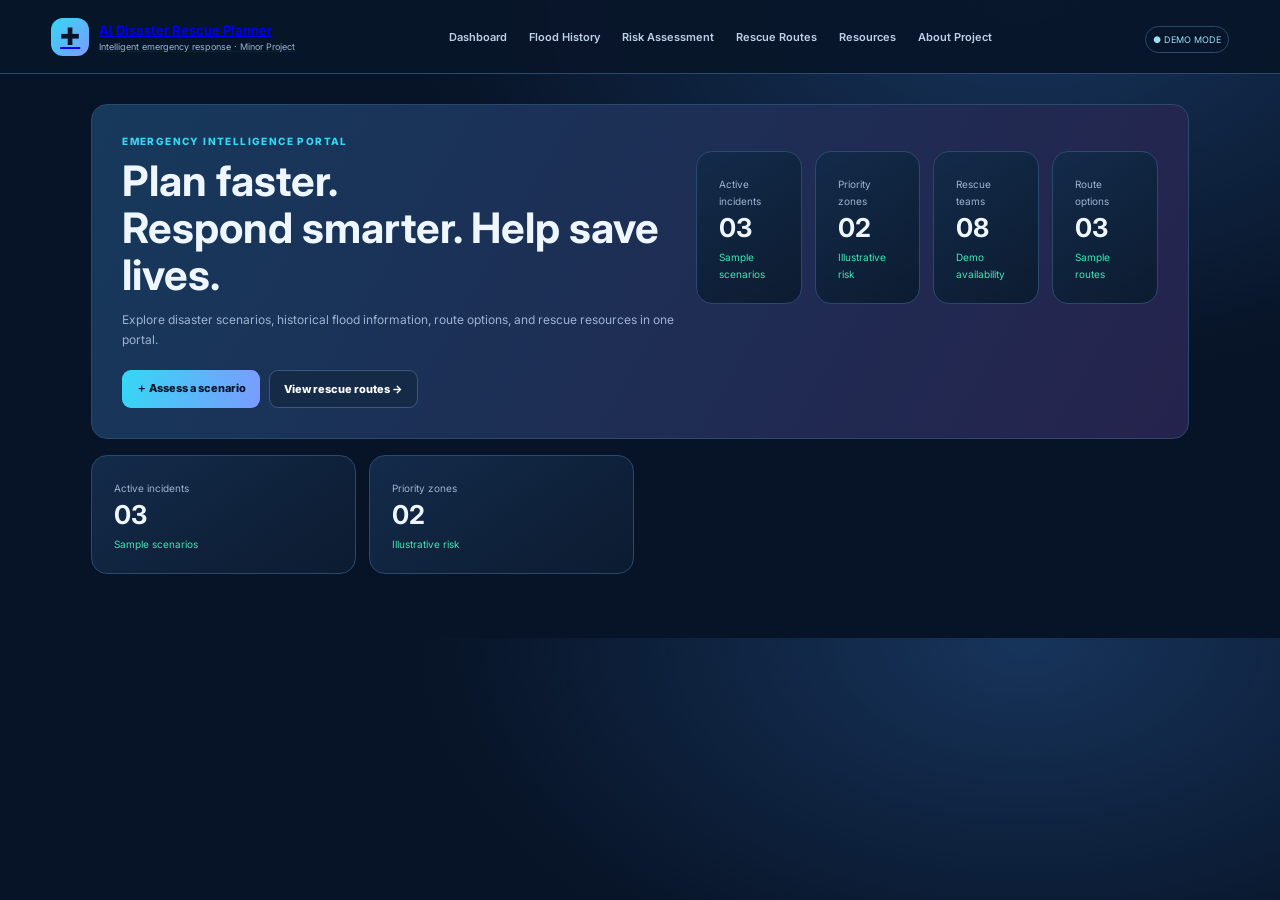
<file: index.html>
<!doctype html>
<html lang="en">
    <head>
        <meta charset="utf-8">
        <meta name="viewport" content="width=device-width,initial-scale=1">
        <title>Dashboard | AI Disaster Rescue Planner</title>
        <link rel="stylesheet" href="assets/style.css">
    </head>
    <body>
        <header class="top">
            <a class="brand" href="index.html">
                <span>✚</span>
                <b>AI Disaster Rescue Planner<small>Intelligent emergency response · Minor Project</small></b>
            </a>
            <button class="hamb" onclick="document.querySelector('nav').classList.toggle('show')">☰</button>
            <nav>
                <a href="index.html">Dashboard</a>
                <a href="flood-history.html">Flood History</a>
                <a href="risk-assessment.html">Risk Assessment</a>
                <a href="rescue-routes.html">Rescue Routes</a>
                <a href="resources.html">Resources</a>
                <a href="about.html">About Project</a>
            </nav>
            <label class="demo">● DEMO MODE</label>
        </header>
        <main class="wrap">
            <section class="hero">
                <div>
                    <div class="eyebrow">EMERGENCY INTELLIGENCE PORTAL</div>
                    <h1>Plan faster.<br>Respond smarter. Help save lives.</h1>
                    <p>Explore disaster scenarios, historical flood information, route options, and rescue resources in one portal.</p>
                    <div class="actions">
                        <a class="btn" href="risk-assessment.html">＋ Assess a scenario</a>
                        <a class="btn secondary" href="rescue-routes.html">View rescue routes →</a>
                    </div>
                </div>
                <div>
                    <div class="stats">
                        <div class="stat">
                            <span>Active incidents</span>
                            <strong>03</strong>
                            <small>Sample scenarios</small>
                        </div>
                        <div class="stat">
                            <span>Priority zones</span>
                            <strong>02</strong>
                            <small>Illustrative risk</small>
                        </div>
                        <div class="stat">
                            <span>Rescue teams</span>
                            <strong>08</strong>
                            <small>Demo availability</small>
                        </div>
                        <div class="stat">
                            <span>Route options</span>
                            <strong>03</strong>
                            <small>Sample routes</small>
                        </div>
                    </div>
                </div>
            </section>

            <div class="stats">
                <div class="stat">
                    <span>Active incidents</span>
                    <strong>03</strong>
                    <small>Sample scenarios</small>

                </div>

                <div class="stat">
                    <span>Priority zones</span>
                    <strong>02</strong>
                    <small>Illustrative risk</small>
</file>
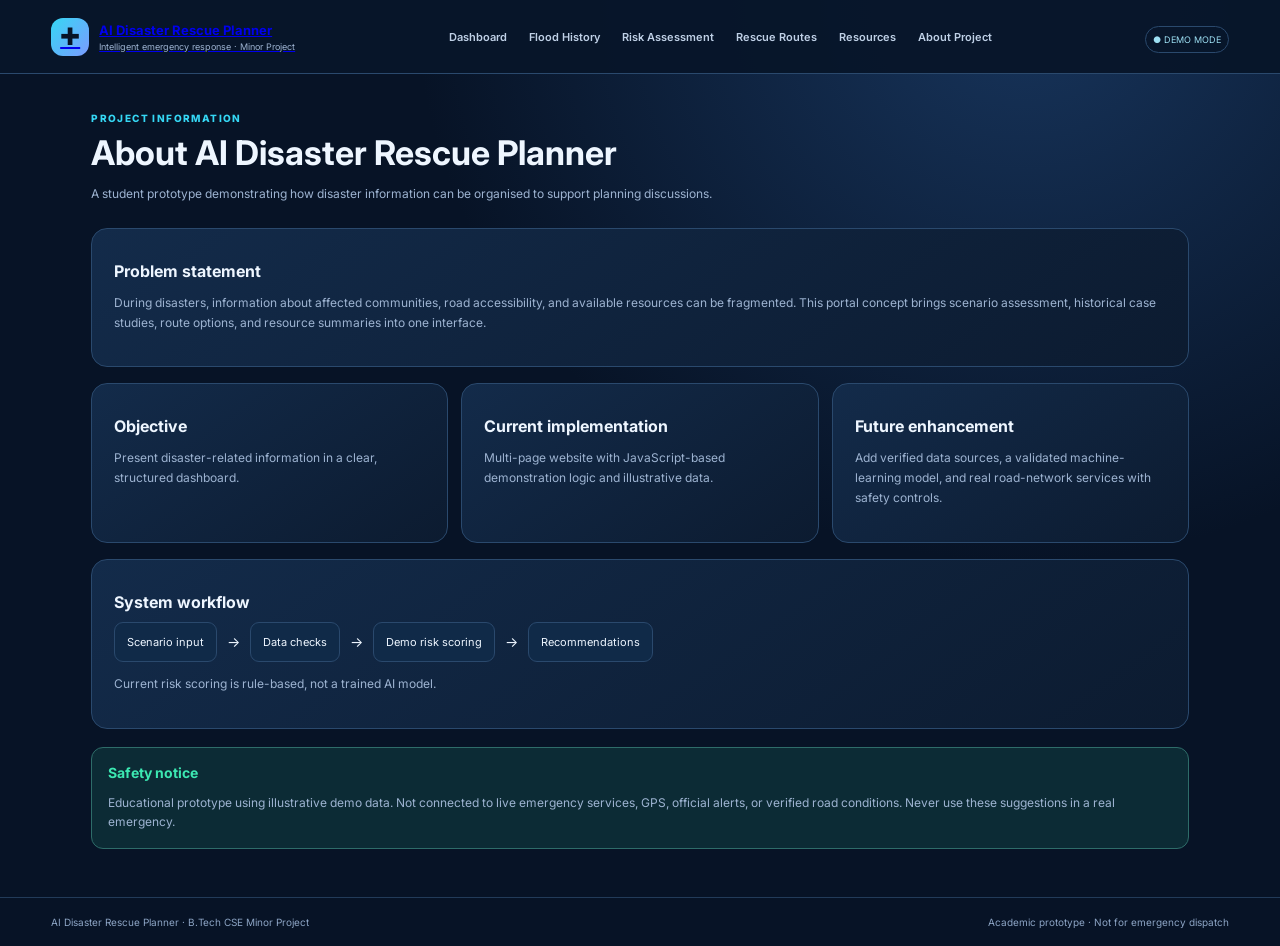
<file: about.html>
<!doctype html><html lang="en"><head><meta charset="utf-8"><meta name="viewport" content="width=device-width,initial-scale=1"><title>About Project | AI Disaster Rescue Planner</title><link rel="stylesheet" href="assets/style.css"></head><body><header class="top"><a class="brand" href="index.html"><span>✚</span><b>AI Disaster Rescue Planner<small>Intelligent emergency response · Minor Project</small></b></a><button class="hamb" onclick="document.querySelector('nav').classList.toggle('show')">☰</button><nav><a href="index.html">Dashboard</a><a href="flood-history.html">Flood History</a><a href="risk-assessment.html">Risk Assessment</a><a href="rescue-routes.html">Rescue Routes</a><a href="resources.html">Resources</a><a href="about.html">About Project</a></nav><label class="demo">● DEMO MODE</label></header><main class="wrap"><div class="title"><div class="eyebrow">PROJECT INFORMATION</div><h1>About AI Disaster Rescue Planner</h1><p>A student prototype demonstrating how disaster information can be organised to support planning discussions.</p></div><section class="panel"><h2>Problem statement</h2><p>During disasters, information about affected communities, road accessibility, and available resources can be fragmented. This portal concept brings scenario assessment, historical case studies, route options, and resource summaries into one interface.</p></section><div class="grid3"><article class="card"><h3>Objective</h3><p>Present disaster-related information in a clear, structured dashboard.</p></article><article class="card"><h3>Current implementation</h3><p>Multi-page website with JavaScript-based demonstration logic and illustrative data.</p></article><article class="card"><h3>Future enhancement</h3><p>Add verified data sources, a validated machine-learning model, and real road-network services with safety controls.</p></article></div><section class="panel"><h2>System workflow</h2><div class="workflow"><span>Scenario input</span>→<span>Data checks</span>→<span>Demo risk scoring</span>→<span>Recommendations</span></div><p>Current risk scoring is rule-based, not a trained AI model.</p></section><div class="notice"><b>Safety notice</b><p>Educational prototype using illustrative demo data. Not connected to live emergency services, GPS, official alerts, or verified road conditions. Never use these suggestions in a real emergency.</p></div></main><footer>AI Disaster Rescue Planner · B.Tech CSE Minor Project <span>Academic prototype · Not for emergency dispatch</span></footer><script src="assets/app.js"></script></body></html>
</file>
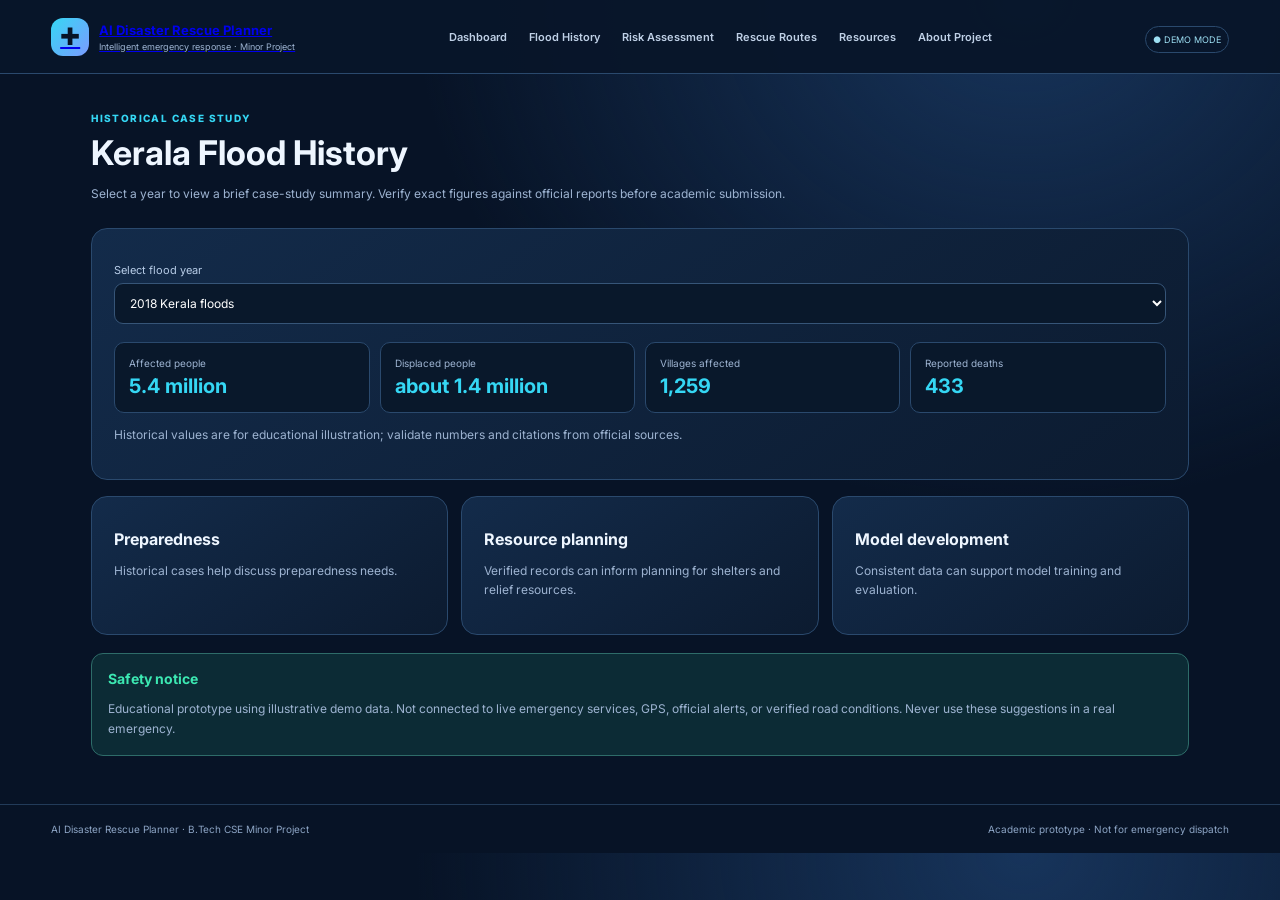
<file: flood-history.html>
<!doctype html><html lang="en"><head><meta charset="utf-8"><meta name="viewport" content="width=device-width,initial-scale=1"><title>Flood History | AI Disaster Rescue Planner</title><link rel="stylesheet" href="assets/style.css"></head><body><header class="top"><a class="brand" href="index.html"><span>✚</span><b>AI Disaster Rescue Planner<small>Intelligent emergency response · Minor Project</small></b></a><button class="hamb" onclick="document.querySelector('nav').classList.toggle('show')">☰</button><nav><a href="index.html">Dashboard</a><a href="flood-history.html">Flood History</a><a href="risk-assessment.html">Risk Assessment</a><a href="rescue-routes.html">Rescue Routes</a><a href="resources.html">Resources</a><a href="about.html">About Project</a></nav><label class="demo">● DEMO MODE</label></header><main class="wrap"><div class="title"><div class="eyebrow">HISTORICAL CASE STUDY</div><h1>Kerala Flood History</h1><p>Select a year to view a brief case-study summary. Verify exact figures against official reports before academic submission.</p></div><section class="panel"><label for="year">Select flood year</label><select id="year" onchange="showHistory()"><option value="2018">2018 Kerala floods</option><option value="2019">2019 Kerala floods</option></select><div id="history" class="history"></div><p>Historical values are for educational illustration; validate numbers and citations from official sources.</p></section><div class="grid3"><article class="card"><h3>Preparedness</h3><p>Historical cases help discuss preparedness needs.</p></article><article class="card"><h3>Resource planning</h3><p>Verified records can inform planning for shelters and relief resources.</p></article><article class="card"><h3>Model development</h3><p>Consistent data can support model training and evaluation.</p></article></div><div class="notice"><b>Safety notice</b><p>Educational prototype using illustrative demo data. Not connected to live emergency services, GPS, official alerts, or verified road conditions. Never use these suggestions in a real emergency.</p></div></main><footer>AI Disaster Rescue Planner · B.Tech CSE Minor Project <span>Academic prototype · Not for emergency dispatch</span></footer><script src="assets/app.js"></script></body></html>
</file>
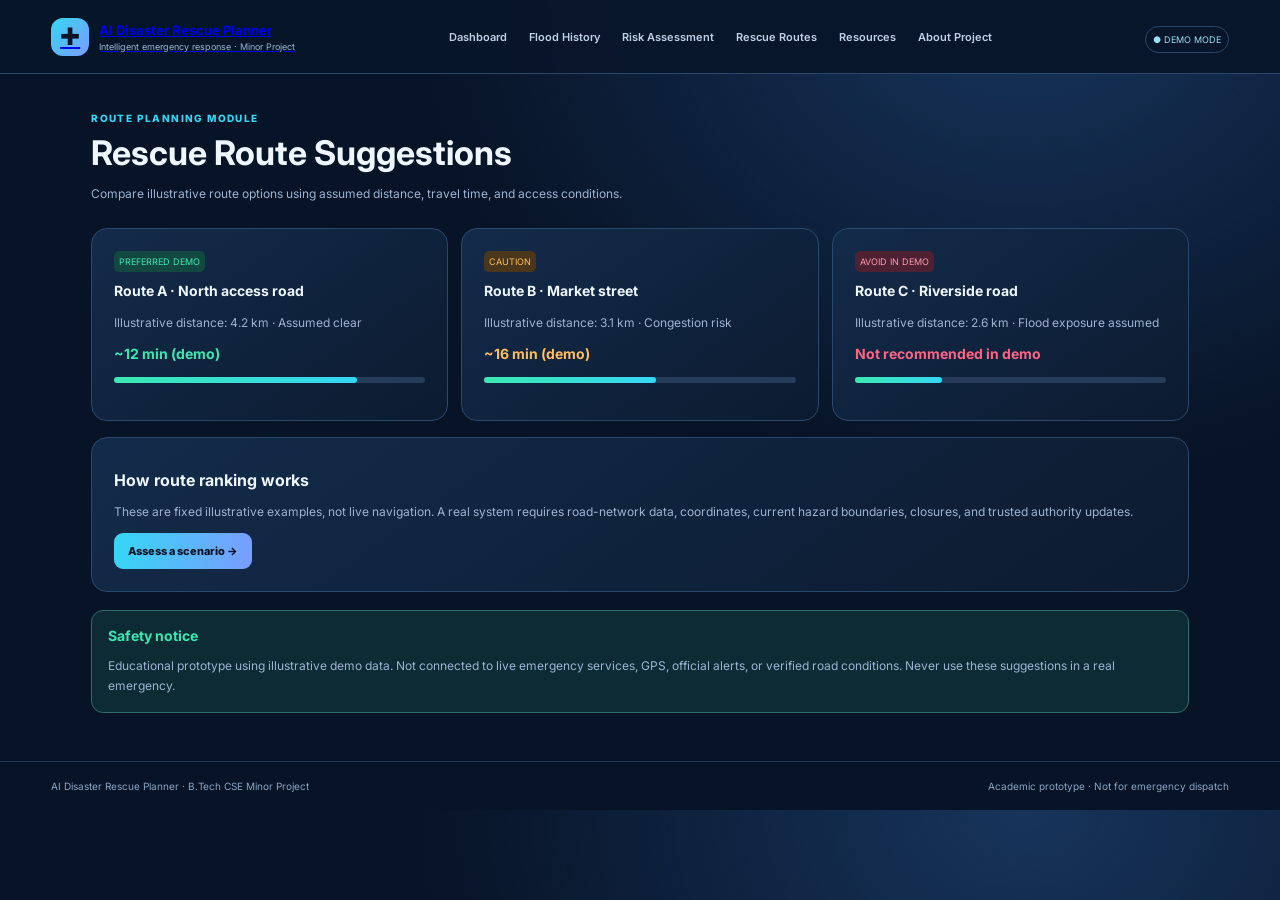
<file: rescue-routes.html>
<!doctype html><html lang="en"><head><meta charset="utf-8"><meta name="viewport" content="width=device-width,initial-scale=1"><title>Rescue Routes | AI Disaster Rescue Planner</title><link rel="stylesheet" href="assets/style.css"></head><body><header class="top"><a class="brand" href="index.html"><span>✚</span><b>AI Disaster Rescue Planner<small>Intelligent emergency response · Minor Project</small></b></a><button class="hamb" onclick="document.querySelector('nav').classList.toggle('show')">☰</button><nav><a href="index.html">Dashboard</a><a href="flood-history.html">Flood History</a><a href="risk-assessment.html">Risk Assessment</a><a href="rescue-routes.html">Rescue Routes</a><a href="resources.html">Resources</a><a href="about.html">About Project</a></nav><label class="demo">● DEMO MODE</label></header><main class="wrap"><div class="title"><div class="eyebrow">ROUTE PLANNING MODULE</div><h1>Rescue Route Suggestions</h1><p>Compare illustrative route options using assumed distance, travel time, and access conditions.</p></div><div class="routes"><article class="route"><span class="tag">PREFERRED DEMO</span><h3>Route A · North access road</h3><p>Illustrative distance: 4.2 km · Assumed clear</p><b class="good">~12 min (demo)</b><div class="bar"><i style="width:78%"></i></div></article><article class="route"><span class="tag" style="background:#4a371b;color:#ffbd5c">CAUTION</span><h3>Route B · Market street</h3><p>Illustrative distance: 3.1 km · Congestion risk</p><b class="medium">~16 min (demo)</b><div class="bar"><i style="width:55%"></i></div></article><article class="route"><span class="tag" style="background:#4d2032;color:#ff9ab0">AVOID IN DEMO</span><h3>Route C · Riverside road</h3><p>Illustrative distance: 2.6 km · Flood exposure assumed</p><b class="high">Not recommended in demo</b><div class="bar"><i style="width:28%"></i></div></article></div><section class="panel"><h2>How route ranking works</h2><p>These are fixed illustrative examples, not live navigation. A real system requires road-network data, coordinates, current hazard boundaries, closures, and trusted authority updates.</p><a class="btn" href="risk-assessment.html">Assess a scenario →</a></section><div class="notice"><b>Safety notice</b><p>Educational prototype using illustrative demo data. Not connected to live emergency services, GPS, official alerts, or verified road conditions. Never use these suggestions in a real emergency.</p></div></main><footer>AI Disaster Rescue Planner · B.Tech CSE Minor Project <span>Academic prototype · Not for emergency dispatch</span></footer><script src="assets/app.js"></script></body></html>
</file>
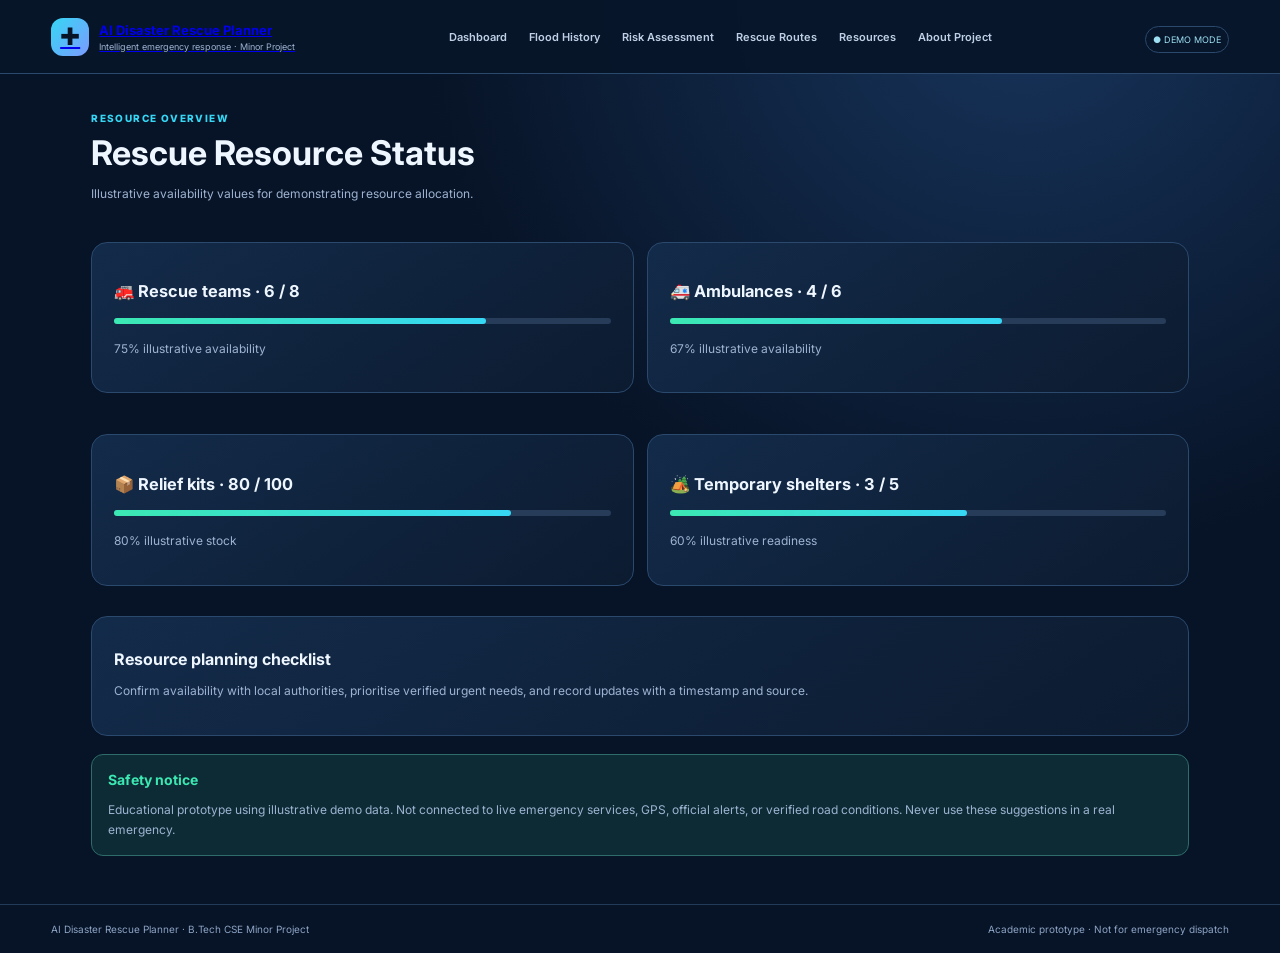
<file: resources.html>
<!doctype html><html lang="en"><head><meta charset="utf-8"><meta name="viewport" content="width=device-width,initial-scale=1"><title>Resources | AI Disaster Rescue Planner</title><link rel="stylesheet" href="assets/style.css"></head><body><header class="top"><a class="brand" href="index.html"><span>✚</span><b>AI Disaster Rescue Planner<small>Intelligent emergency response · Minor Project</small></b></a><button class="hamb" onclick="document.querySelector('nav').classList.toggle('show')">☰</button><nav><a href="index.html">Dashboard</a><a href="flood-history.html">Flood History</a><a href="risk-assessment.html">Risk Assessment</a><a href="rescue-routes.html">Rescue Routes</a><a href="resources.html">Resources</a><a href="about.html">About Project</a></nav><label class="demo">● DEMO MODE</label></header><main class="wrap"><div class="title"><div class="eyebrow">RESOURCE OVERVIEW</div><h1>Rescue Resource Status</h1><p>Illustrative availability values for demonstrating resource allocation.</p></div><div class="grid2"><article class="panel"><h3>🚒 Rescue teams · 6 / 8</h3><div class="bar"><i style="width:75%"></i></div><p>75% illustrative availability</p></article><article class="panel"><h3>🚑 Ambulances · 4 / 6</h3><div class="bar"><i style="width:67%"></i></div><p>67% illustrative availability</p></article><article class="panel"><h3>📦 Relief kits · 80 / 100</h3><div class="bar"><i style="width:80%"></i></div><p>80% illustrative stock</p></article><article class="panel"><h3>🏕️ Temporary shelters · 3 / 5</h3><div class="bar"><i style="width:60%"></i></div><p>60% illustrative readiness</p></article></div><section class="panel"><h2>Resource planning checklist</h2><p>Confirm availability with local authorities, prioritise verified urgent needs, and record updates with a timestamp and source.</p></section><div class="notice"><b>Safety notice</b><p>Educational prototype using illustrative demo data. Not connected to live emergency services, GPS, official alerts, or verified road conditions. Never use these suggestions in a real emergency.</p></div></main><footer>AI Disaster Rescue Planner · B.Tech CSE Minor Project <span>Academic prototype · Not for emergency dispatch</span></footer><script src="assets/app.js"></script></body></html>
</file>
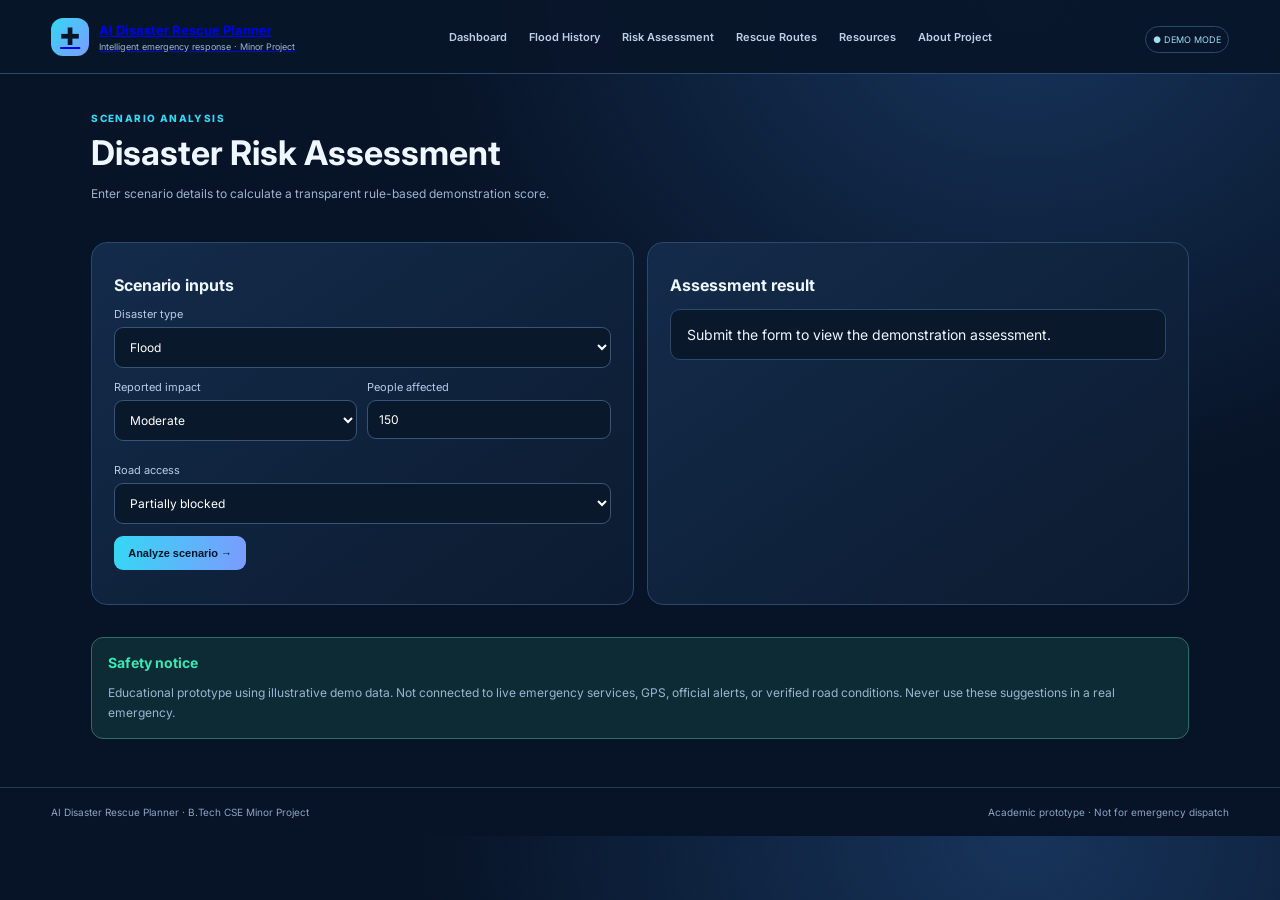
<file: risk-assessment.html>
<!doctype html><html lang="en"><head><meta charset="utf-8"><meta name="viewport" content="width=device-width,initial-scale=1"><title>Risk Assessment | AI Disaster Rescue Planner</title><link rel="stylesheet" href="assets/style.css"></head><body><header class="top"><a class="brand" href="index.html"><span>✚</span><b>AI Disaster Rescue Planner<small>Intelligent emergency response · Minor Project</small></b></a><button class="hamb" onclick="document.querySelector('nav').classList.toggle('show')">☰</button><nav><a href="index.html">Dashboard</a><a href="flood-history.html">Flood History</a><a href="risk-assessment.html">Risk Assessment</a><a href="rescue-routes.html">Rescue Routes</a><a href="resources.html">Resources</a><a href="about.html">About Project</a></nav><label class="demo">● DEMO MODE</label></header><main class="wrap"><div class="title"><div class="eyebrow">SCENARIO ANALYSIS</div><h1>Disaster Risk Assessment</h1><p>Enter scenario details to calculate a transparent rule-based demonstration score.</p></div><div class="grid2"><section class="panel"><h2>Scenario inputs</h2><form onsubmit="assess(event)"><label>Disaster type</label><select id="type"><option>Flood</option><option>Landslide</option><option>Cyclone</option><option>Heavy rainfall</option></select><div class="form"><div><label>Reported impact</label><select id="impact"><option value="1">Low</option><option value="2" selected>Moderate</option><option value="3">Severe</option></select></div><div><label>People affected</label><input id="people" type="number" min="0" value="150"></div><div class="full"><label>Road access</label><select id="access"><option value="0">Clear</option><option value="1" selected>Partially blocked</option><option value="2">Blocked / unknown</option></select></div></div><p><button class="btn" type="submit">Analyze scenario →</button></p></form></section><section class="panel"><h2>Assessment result</h2><div id="result" class="result">Submit the form to view the demonstration assessment.</div></section></div><div class="notice"><b>Safety notice</b><p>Educational prototype using illustrative demo data. Not connected to live emergency services, GPS, official alerts, or verified road conditions. Never use these suggestions in a real emergency.</p></div></main><footer>AI Disaster Rescue Planner · B.Tech CSE Minor Project <span>Academic prototype · Not for emergency dispatch</span></footer><script src="assets/app.js"></script></body></html>
</file>
<file: assets/style.css>
@import url('https://fonts.googleapis.com/css2?family=Inter:wght@400;600;700;800&display=swap');:root{--bg:#071326;--p:#10233e;--line:#2a496d;--txt:#eef6ff;--muted:#9db3d1;--cyan:#35d7f4;--blue:#7b9bff;--green:#3ce8b2;--orange:#ffbd5c;--red:#ff6485}*{box-sizing:border-box}body{margin:0;background:radial-gradient(ellipse at 80% 0,#17345b,transparent 42%),var(--bg);color:var(--txt);font:14px Inter,Segoe UI,Arial,sans-serif}.top{position:sticky;top:0;z-index:4;display:flex;align-items:center;gap:20px;padding:14px 4%;background:#08162af2;border-bottom:1px solid var(--line);flex-wrap:wrap}.brand{display:flex;align-items:center;gap:10px;min-width:210px}.brand span{display:grid;place-items:center;background:linear-gradient(130deg,var(--cyan),var(--blue));color:#071326;border-radius:12px;width:38px;height:38px;font-size:24px}.brand b{font-size:13px}.brand small{display:block;color:var(--muted);font-size:9px;font-weight:400;margin-top:3px}.top nav{display:flex;gap:4px;justify-content:center;flex:1;flex-wrap:wrap}.top nav a{color:#bfd0e6;text-decoration:none;font-size:11px;font-weight:600;padding:9px;border-radius:8px}.top nav a:hover{background:#193455;color:white}.demo{font-size:9px;border:1px solid var(--line);border-radius:20px;padding:7px;color:#9ddff3}.hamb{display:none;background:#142a46;color:white;border:1px solid var(--line);padding:8px;border-radius:8px}.wrap{max-width:1200px;margin:auto;padding:30px 4% 48px}.hero,.panel,.card,.stat,.route{background:linear-gradient(145deg,#132b4a,#0c1b30);border:1px solid var(--line);border-radius:16px;padding:22px}.hero{background:linear-gradient(120deg,#16395c,#25234d);display:grid;grid-template-columns:1.2fr 1fr;gap:20px;padding:30px}.eyebrow{color:var(--cyan);font-size:10px;font-weight:800;letter-spacing:1.4px}.hero h1,.title h1{font-size:clamp(28px,4vw,42px);line-height:1.12;margin:10px 0}.muted,p{color:var(--muted);line-height:1.65;font-size:12px}.btn{display:inline-block;padding:11px 14px;border-radius:9px;background:linear-gradient(100deg,var(--cyan),var(--blue));color:#071326;text-decoration:none;font-size:11px;font-weight:800;border:0;cursor:pointer}.btn.secondary{background:#142a46;border:1px solid #3a587e;color:white}.actions{display:flex;gap:9px;flex-wrap:wrap;margin-top:20px}.stats,.grid4,.grid3,.grid2,.routes{display:grid;gap:13px;margin:16px 0}.stats,.grid4{grid-template-columns:repeat(4,1fr)}.grid3,.routes{grid-template-columns:repeat(3,1fr)}.grid2{grid-template-columns:1fr 1fr}.stat span{font-size:10px;color:var(--muted)}.stat strong{display:block;font-size:26px;margin:4px 0}.stat small{font-size:10px;color:var(--green)}.card{text-decoration:none;display:block;transition:.2s}.card:hover{border-color:var(--cyan);transform:translateY(-2px)}.icon{font-size:24px}.card h3,.panel h2{font-size:16px;margin:10px 0}.link{color:var(--cyan);font-weight:700;font-size:11px}.title{margin:8px 0 24px}.title h1{font-size:34px}.title p{max-width:800px}.panel{margin:14px 0}.notice{margin-top:18px;padding:16px;border:1px solid #2e6c69;background:#0c2b35;border-radius:12px}.notice b{color:var(--green)}.notice p{margin-bottom:0}label{display:block;color:#b7cce7;font-size:11px;margin:12px 0 6px}input,select,textarea{width:100%;padding:11px;background:#09182b;border:1px solid #365578;border-radius:9px;color:white;font:inherit;font-size:12px}.form{display:grid;grid-template-columns:1fr 1fr;gap:10px}.full{grid-column:1/-1}.history{display:grid;grid-template-columns:repeat(4,1fr);gap:10px;margin-top:18px}.hist{background:#09182b;border:1px solid var(--line);border-radius:10px;padding:14px}.hist span{display:block;font-size:10px;color:var(--muted)}.hist strong{display:block;color:var(--cyan);font-size:20px;margin-top:5px}.result{background:#09182b;border:1px solid var(--line);border-radius:10px;padding:16px;margin-top:14px}.good{color:var(--green)}.medium{color:var(--orange)}.high{color:var(--red)}.route h3{font-size:14px}.tag{font-size:9px;padding:5px;border-radius:5px;background:#12483f;color:var(--green)}.bar{height:6px;background:#263c58;border-radius:6px;margin:15px 0}.bar i{display:block;height:100%;background:linear-gradient(90deg,var(--green),var(--cyan));border-radius:6px}.workflow{display:flex;gap:10px;align-items:center;flex-wrap:wrap}.workflow span{background:#102a48;border:1px solid var(--line);padding:12px;border-radius:9px;font-size:11px}footer{border-top:1px solid #223b59;padding:18px 4%;display:flex;justify-content:space-between;color:#8ca4c4;font-size:10px} @media(max-width:900px){.top nav{order:5;flex-basis:100%}.stats,.grid4{grid-template-columns:repeat(2,1fr)}}@media(max-width:650px){.hamb{display:block;margin-left:auto}.top nav{display:none;flex-direction:column;align-items:stretch}.top nav.show{display:flex}.demo{display:none}.hero,.grid2{grid-template-columns:1fr}.grid3,.routes,.history{grid-template-columns:1fr}.form{grid-template-columns:1fr}.full{grid-column:auto}footer{flex-direction:column}.hero{padding:22px}}
</file>
